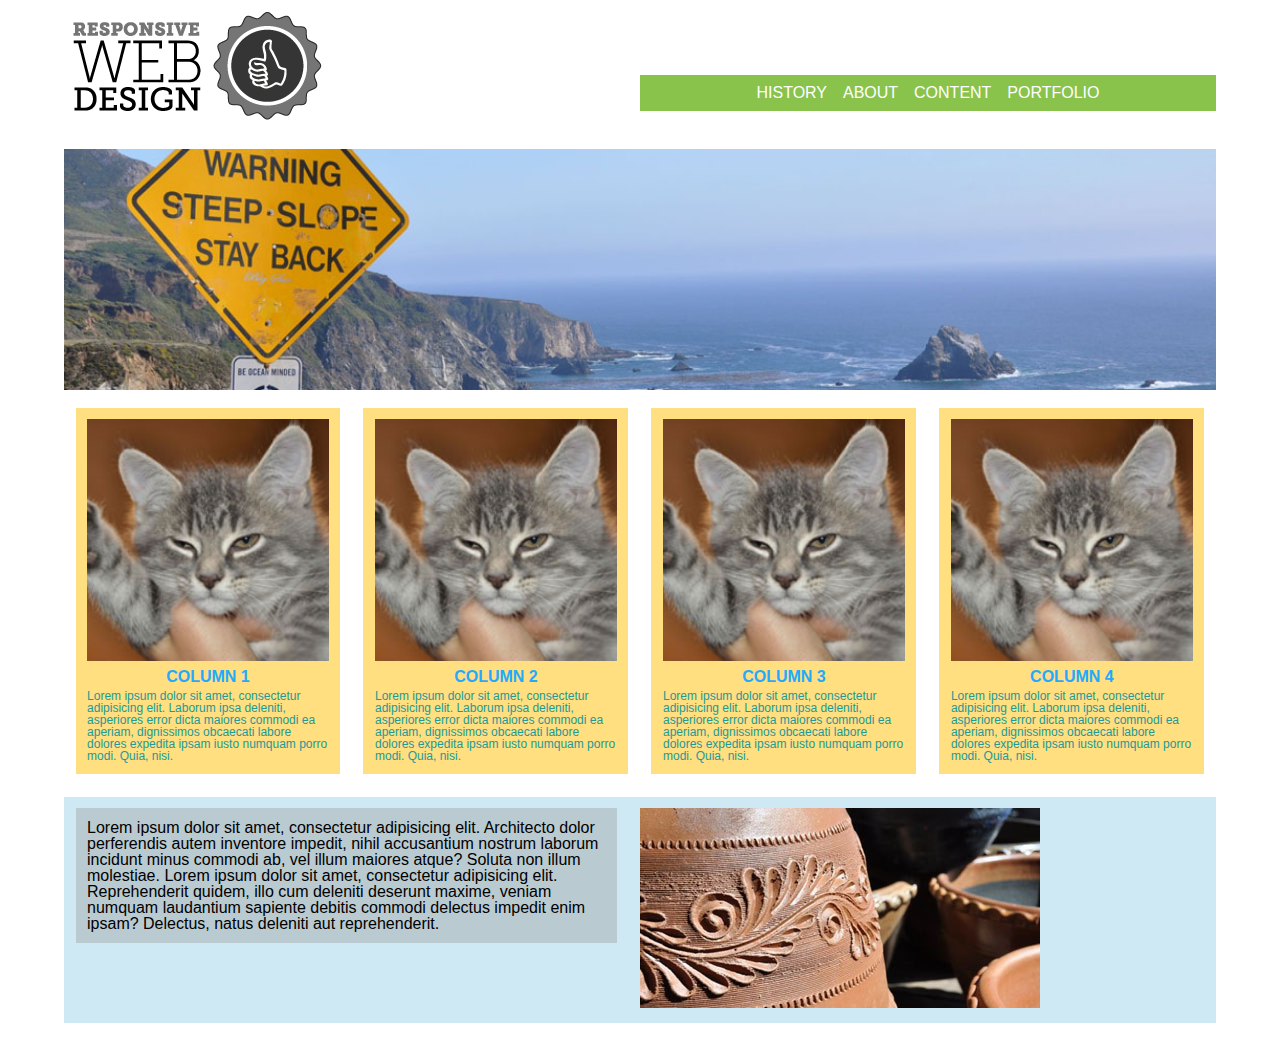
<file: html-scaffold/index.html>
<!DOCTYPE html>
<html lang="en">
<head>
  <meta charset="UTF-8">
  <meta name="viewport" content="width=device-width">
  <title>HTML scaffold</title>
  <link rel="stylesheet" type="text/css" href="styles/reset.css">
  <link rel="stylesheet" type="text/css" href="styles/style.css">

  <!--[if lt IE 9]>
    <script src="http://html5shiv.googlecode.com/svn/trunk/html5.js"></script>
  <![endif]-->
</head>
<body>
  <div id="container">
    <div id="logo"><img src="images/logo.png"></div>
    <nav>
      <ul>
        <li><a href="#">History</a></li>
        <li><a href="#">About</a></li>
        <li><a href="#">Content</a></li>
        <li><a href="#">Portfolio</a></li>
      </ul>
    </nav>
    <header><img src="images/header.jpg"></header>
    <section>
      <ul id="cols">
        <li>
          <img src="images/cat.jpg" />
          <h2>Column 1</h2>
          <p>
            Lorem ipsum dolor sit amet, consectetur adipisicing elit. Laborum ipsa deleniti, asperiores error dicta maiores commodi ea aperiam, dignissimos obcaecati labore dolores expedita ipsam iusto numquam porro modi. Quia, nisi.
          </p>
        </li>
        <li>
          <img src="images/cat.jpg" />
          <h2>Column 2</h2>
          <p>
            Lorem ipsum dolor sit amet, consectetur adipisicing elit. Laborum ipsa deleniti, asperiores error dicta maiores commodi ea aperiam, dignissimos obcaecati labore dolores expedita ipsam iusto numquam porro modi. Quia, nisi.
          </p>
        </li>
        <li>
          <img src="images/cat.jpg" />
          <h2>Column 3</h2>
          <p>
            Lorem ipsum dolor sit amet, consectetur adipisicing elit. Laborum ipsa deleniti, asperiores error dicta maiores commodi ea aperiam, dignissimos obcaecati labore dolores expedita ipsam iusto numquam porro modi. Quia, nisi.
          </p>
        </li>
        <li>
          <img src="images/cat.jpg" />
          <h2>Column 4</h2>
          <p>
            Lorem ipsum dolor sit amet, consectetur adipisicing elit. Laborum ipsa deleniti, asperiores error dicta maiores commodi ea aperiam, dignissimos obcaecati labore dolores expedita ipsam iusto numquam porro modi. Quia, nisi.
          </p>
        </li>
      </ul>
    </section>
    <div class="clear-fix"></div>
    <footer>
      <div id="footer-left">
        <p>Lorem ipsum dolor sit amet, consectetur adipisicing elit. Architecto dolor perferendis autem inventore impedit, nihil accusantium nostrum laborum incidunt minus commodi ab, vel illum maiores atque? Soluta non illum molestiae. Lorem ipsum dolor sit amet, consectetur adipisicing elit. Reprehenderit quidem, illo cum deleniti deserunt maxime, veniam numquam laudantium sapiente debitis commodi delectus impedit enim ipsam? Delectus, natus deleniti aut reprehenderit.</p>
      </div>
      <div id="footer-right">
        <img src="images/footer.jpg" />
      </div>
    </footer>
  </div>
</body>
</html>
</file>
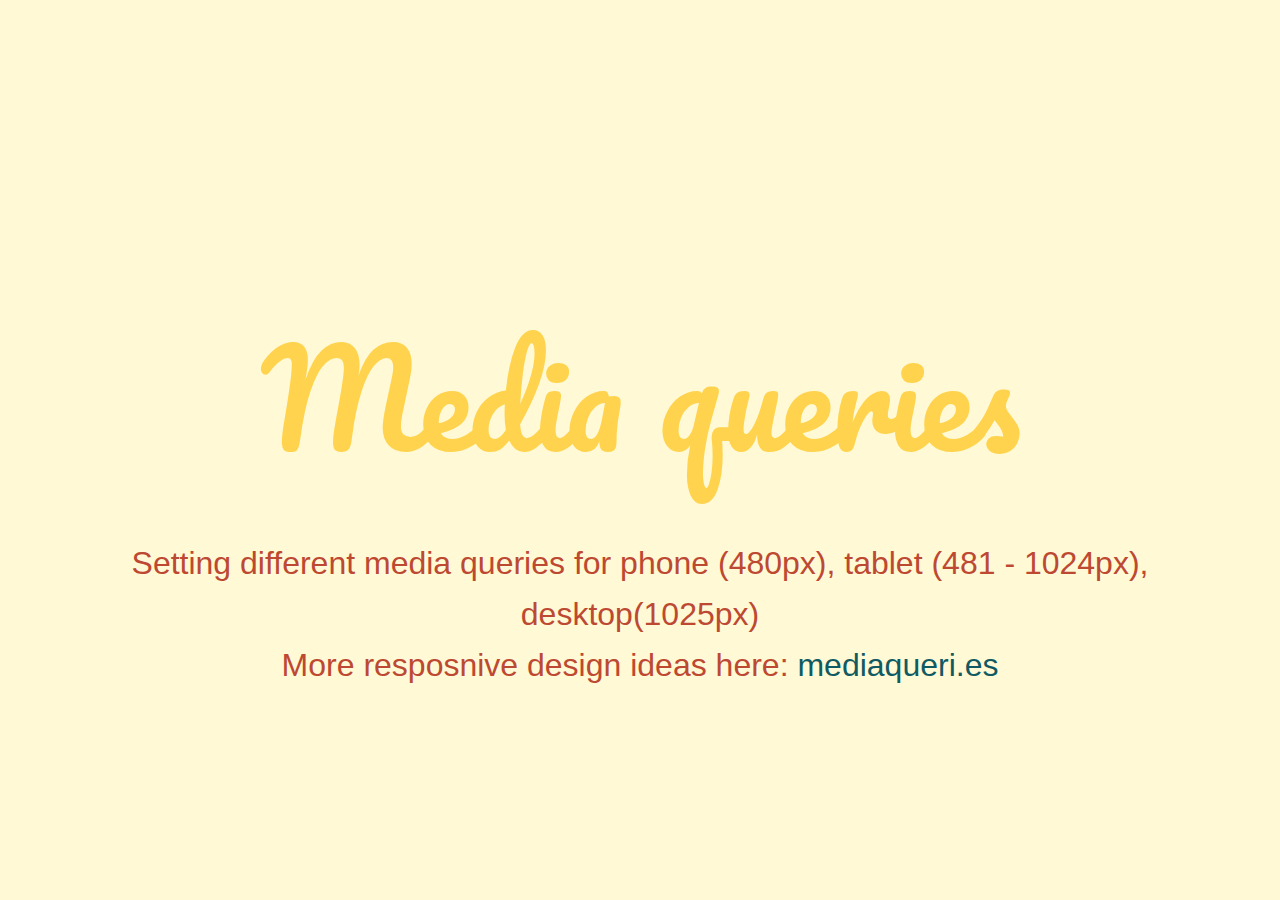
<file: media-queries/index.html>
<!DOCTYPE html>
<html lang="en">
<head>
  <meta charset="UTF-8">
  <meta name="viewport" content="width=device-width, initial-scale=1">
  <title>Responsive web design - media-queries</title>
<!-- Google font -->
  <link href='http://fonts.googleapis.com/css?family=Pacifico|Montserrat:400,700' rel='stylesheet' type='text/css'>

<!-- Stylesheets -->
  <link rel="stylesheet" type="text/css" href="css/styles.css">

</head>
<body>
  <main>
    <div class="container">
      <h4>Media queries</h4>
      <p>Setting different media queries for phone (480px), tablet (481 - 1024px), desktop(1025px) </p>
      <p>More resposnive design ideas here: <a href="http://www.mediaqueri.es" target="_blank">mediaqueri.es</a></p>
    </div>
  </main>
</body>
</html>
</file>
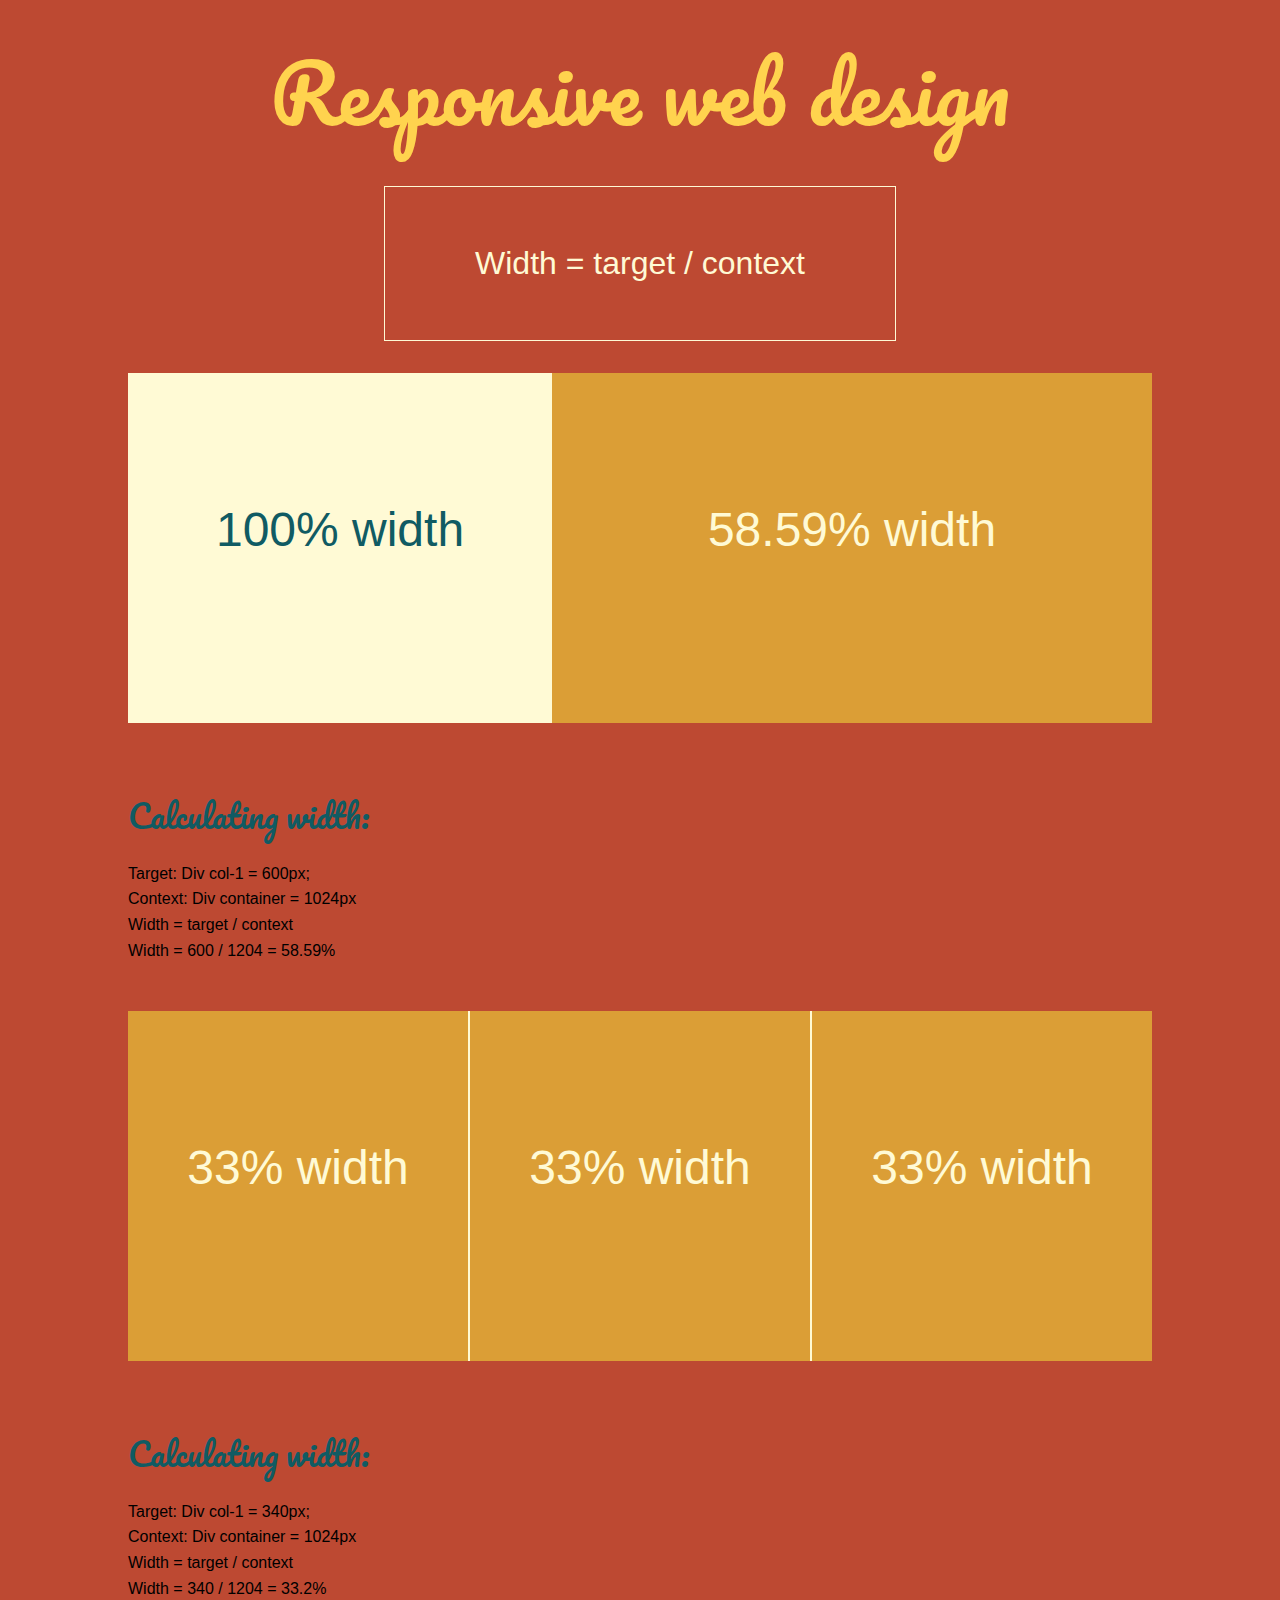
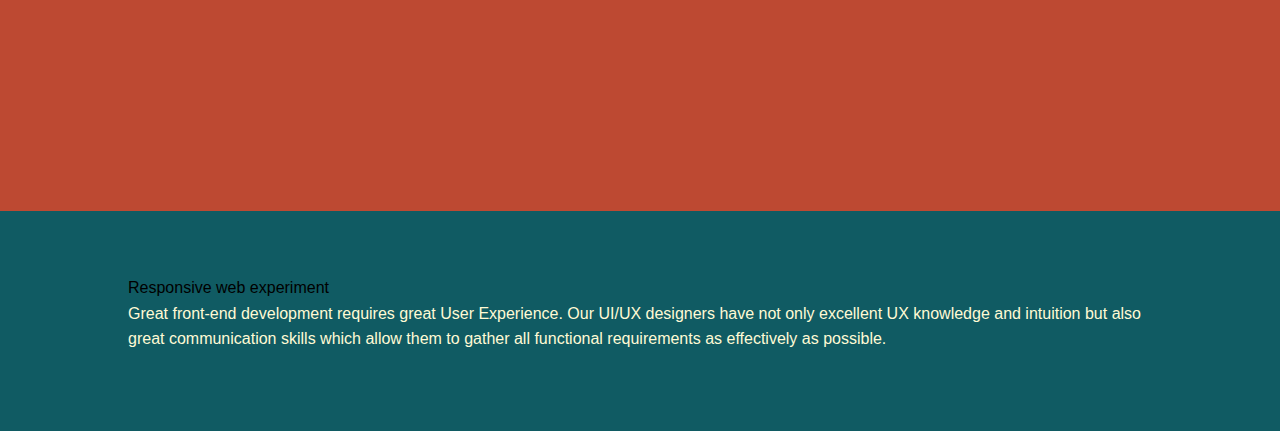
<file: percentage-widths/index.html>
<!DOCTYPE html>
<html lang="en">
<head>
  <meta charset="UTF-8">
  <meta name="viewport" content="width=device-width, initial-scale=1">
  <title>Responsive web design</title>
<!-- Google font -->
  <link href='http://fonts.googleapis.com/css?family=Pacifico|Montserrat:400,700' rel='stylesheet' type='text/css'>

<!-- Stylesheets -->
  <link rel="stylesheet" type="text/css" href="css/styles.css">

</head>
<body>
  <main>
    <div class="container">
      <h2>Responsive web design</h2>
        <section>
          <p class="formula">Width = target / context</p>
        </section>
        <section>
          <div class="parent">
            <div class="col-40">
              <p class="dimensions dark">100% width</p>
            </div>
            <div class="col-60">
              <p class="dimensions light">58.59% width</p>
            </div>
          </div>
          <div class="clear"></div>
          <div class="calculations col-main">
            <div class="col-main">
              <h4>Calculating width:</h4>
            </div>
            <ul>
            <li>Target: Div col-1 = 600px;</li>
            <li>Context: Div container = 1024px</li>
            <li>Width = target / context</li>
            <li>Width = 600 / 1204 = 58.59%</li>
            </ul>
          </div>
          <div class="clear"></div>
        </section>
        <section>
          <div class="parent">
            <div class="col-33">
              <p class="dimensions light">33% width</p>
            </div>
            <div class="col-33">
              <p class="dimensions light">33% width</p>
            </div>
            <div class="col-33">
              <p class="dimensions light">33% width</p>
            </div>
          </div>
          <div class="clear"></div>
          <div class="calculations col-main">
            <div class="col-main">
              <h4>Calculating width:</h4>
            </div>
            <ul>
            <li>Target: Div col-1 = 340px;</li>
            <li>Context: Div container = 1024px</li>
            <li>Width = target / context</li>
            <li>Width = 340 / 1204 = 33.2%</li>
            </ul>
          </div>
        </section>
      </div>
    <div class="footer-push"></div>
  </main>

  <footer>
    <div class="container">
      <h4>Responsive web experiment</h4>
      <p>Great front-end development requires great User Experience. Our UI/UX designers have not only excellent UX knowledge and intuition but also great communication skills which allow them to gather all functional requirements as effectively as possible.</p>
    </div>
  </footer>
</body>
</html>
</file>
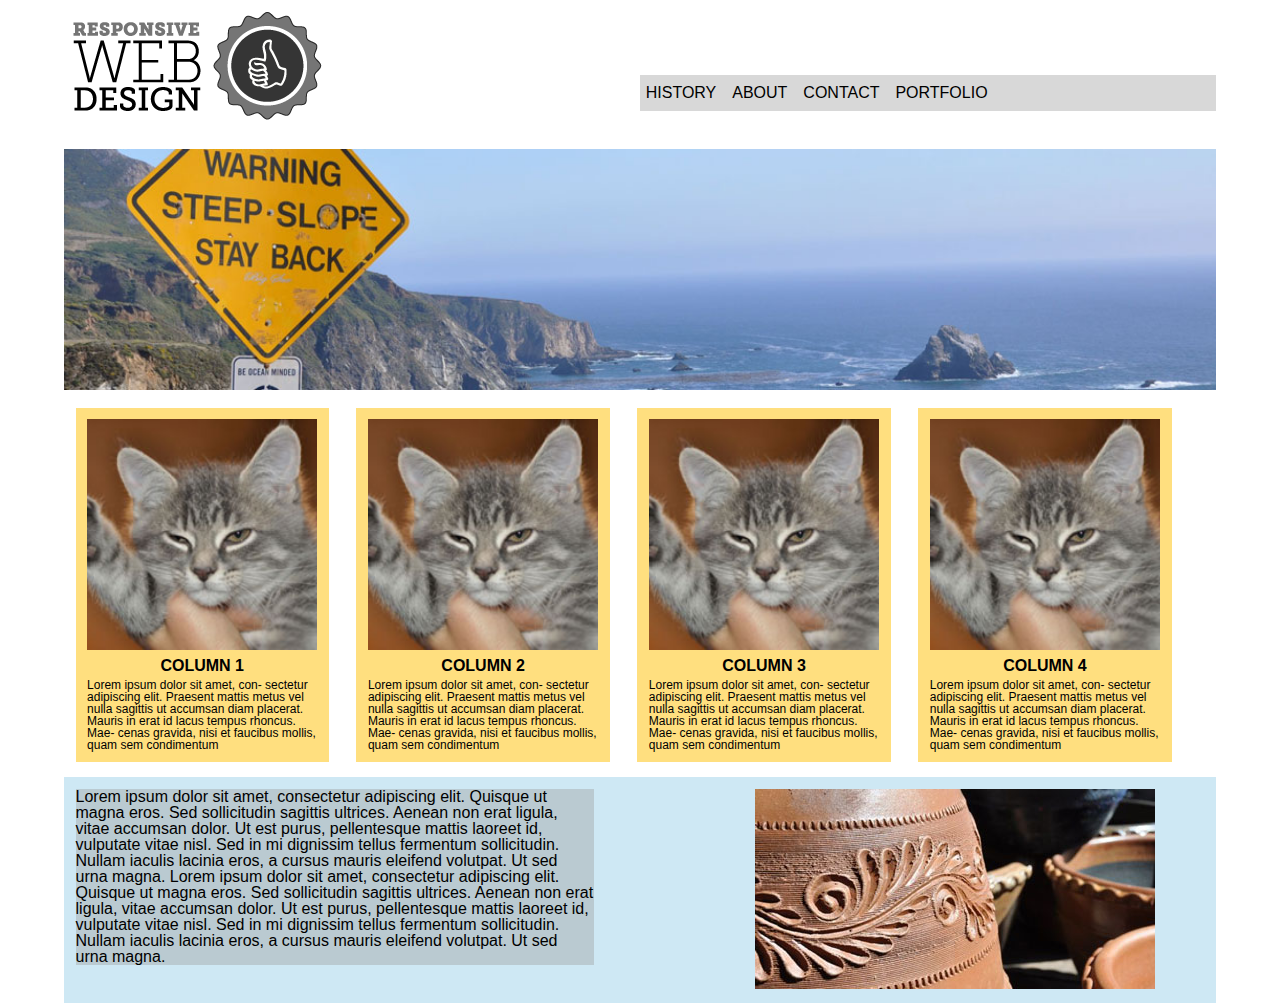
<file: 5705OS_Code/responsive/index.html>
<!DOCTYPE HTML>
<head>
	<title>Responsive Demo</title>
	
	<link href="reset.css" rel="stylesheet" type="text/css" />
	<link href="style.css" rel="stylesheet" type="text/css" />
	
	<meta name="viewport" content="width=device-width">
	
	<!--[if lt IE 9]>
		<script src="http://html5shiv.googlecode.com/svn/trunk/html5.js"></script>
	<![endif]-->
</head>

<body>

<div id="container">
	<div id="logo"><img src="images/logo.png" /></div>
	
	<nav>
		<ul>
			<li>history</li>
			<li>about</li>
			<li>contact</li>
			<li>portfolio</li>
		</ul>
	</nav>

	<header><img src="images/header.jpg" /></header>

	<ul id="cols">
		<li>
			<img src="images/cat.jpg" />
			<h2>Column 1</h2>
			<p>
			Lorem ipsum dolor sit amet, con- sectetur adipiscing elit. Praesent mattis metus vel nulla sagittis ut accumsan diam placerat. Mauris in erat id lacus tempus rhoncus. Mae- cenas gravida, nisi et faucibus mollis, quam sem condimentum
			</p>
		</li>
		<li>
			<img src="images/cat.jpg" />
			<h2>Column 2</h2>
			<p>
			Lorem ipsum dolor sit amet, con- sectetur adipiscing elit. Praesent mattis metus vel nulla sagittis ut accumsan diam placerat. Mauris in erat id lacus tempus rhoncus. Mae- cenas gravida, nisi et faucibus mollis, quam sem condimentum
			</p>
		</li>	
		<li>
			<img src="images/cat.jpg" />
			<h2>Column 3</h2>
			<p>
			Lorem ipsum dolor sit amet, con- sectetur adipiscing elit. Praesent mattis metus vel nulla sagittis ut accumsan diam placerat. Mauris in erat id lacus tempus rhoncus. Mae- cenas gravida, nisi et faucibus mollis, quam sem condimentum
			</p>
		</li>
		<li>
			<img src="images/cat.jpg" />
			<h2>Column 4</h2>
			<p>
			Lorem ipsum dolor sit amet, con- sectetur adipiscing elit. Praesent mattis metus vel nulla sagittis ut accumsan diam placerat. Mauris in erat id lacus tempus rhoncus. Mae- cenas gravida, nisi et faucibus mollis, quam sem condimentum
			</p>
		</li>
	</ul>

	<footer>
		<div id="footerleft">
			Lorem ipsum dolor sit amet, consectetur adipiscing elit. Quisque ut magna eros. Sed sollicitudin sagittis ultrices. Aenean non erat ligula, vitae accumsan dolor. Ut est purus, pellentesque mattis laoreet id, vulputate vitae nisl. Sed in mi dignissim tellus fermentum sollicitudin. Nullam iaculis lacinia eros, a cursus mauris eleifend volutpat. Ut sed urna magna.
			Lorem ipsum dolor sit amet, consectetur adipiscing elit. Quisque ut magna eros. Sed sollicitudin sagittis ultrices. Aenean non erat ligula, vitae accumsan dolor. Ut est purus, pellentesque mattis laoreet id, vulputate vitae nisl. Sed in mi dignissim tellus fermentum sollicitudin. Nullam iaculis lacinia eros, a cursus mauris eleifend volutpat. Ut sed urna magna.
		</div>
		<div id="footerright">
			<img src="images/footer.jpg" />
		</div>
	</footer>
	
</div>

</body>
</html>
</file>
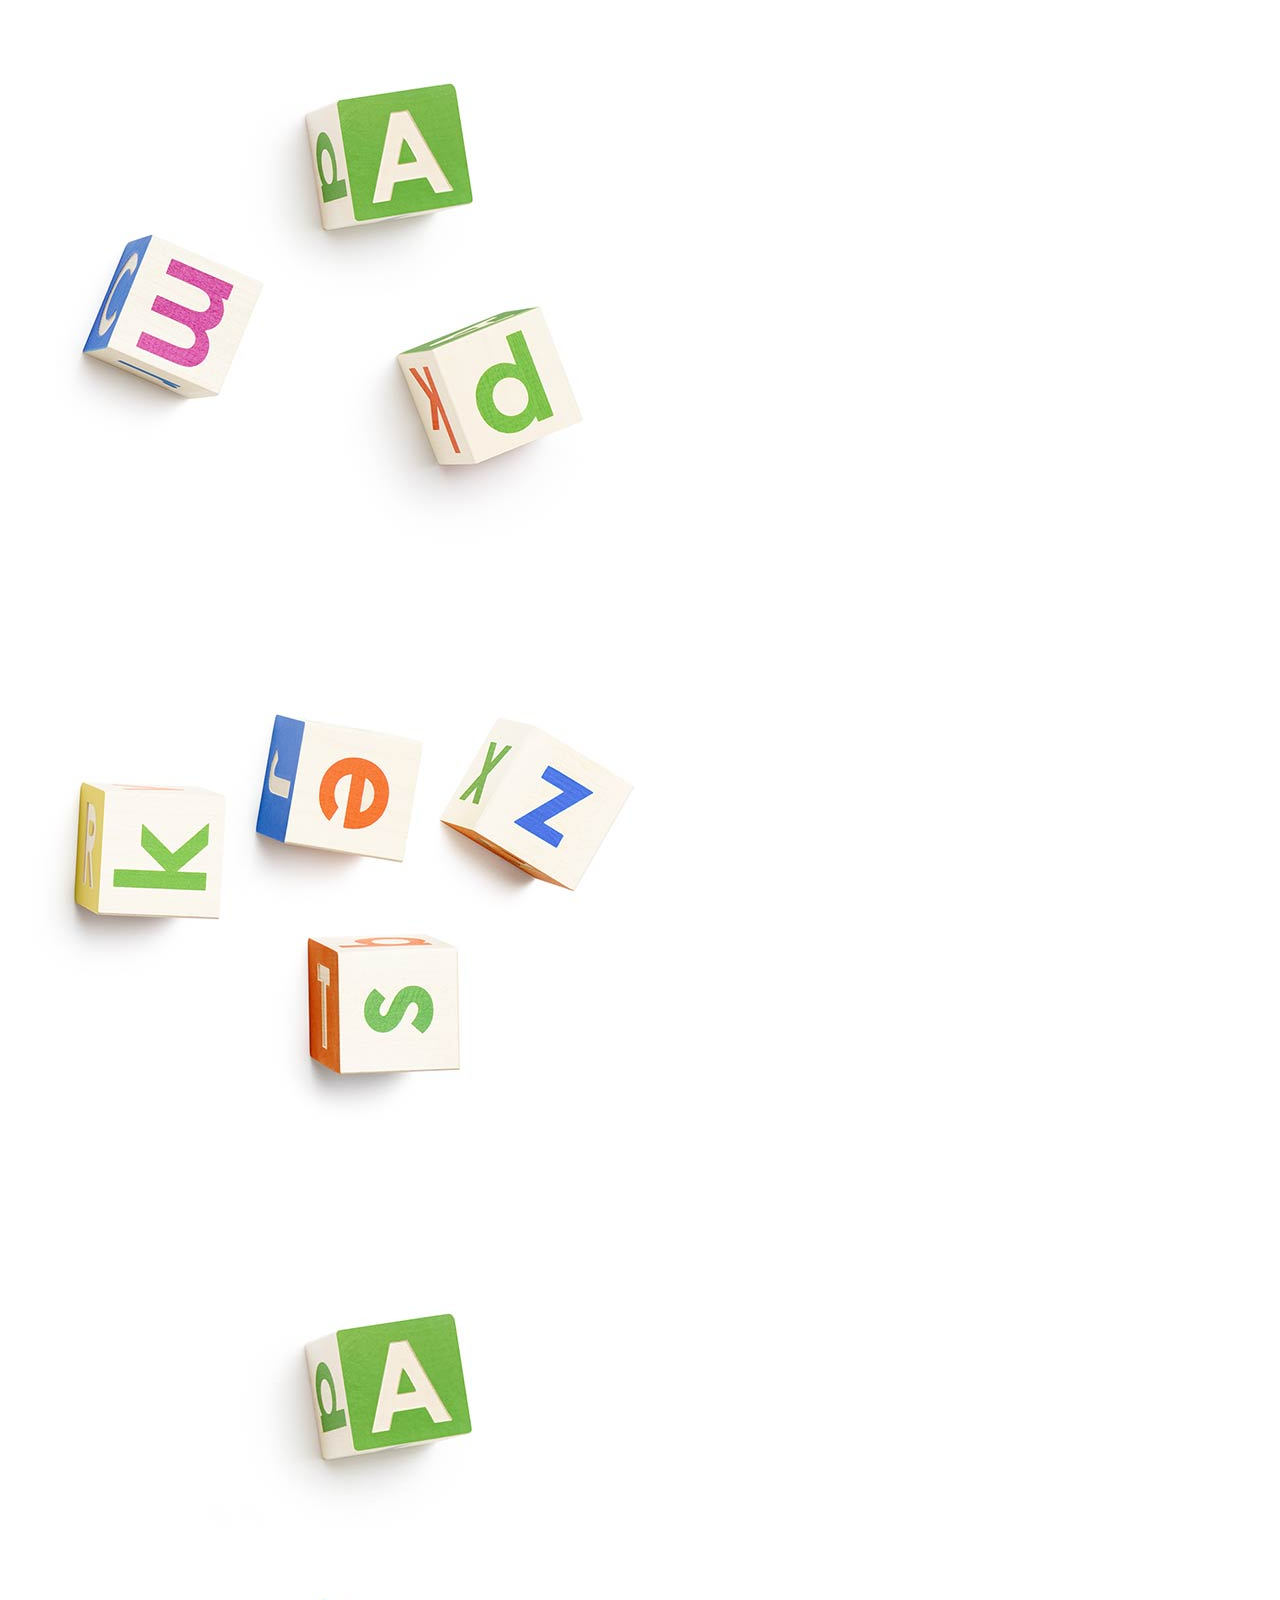
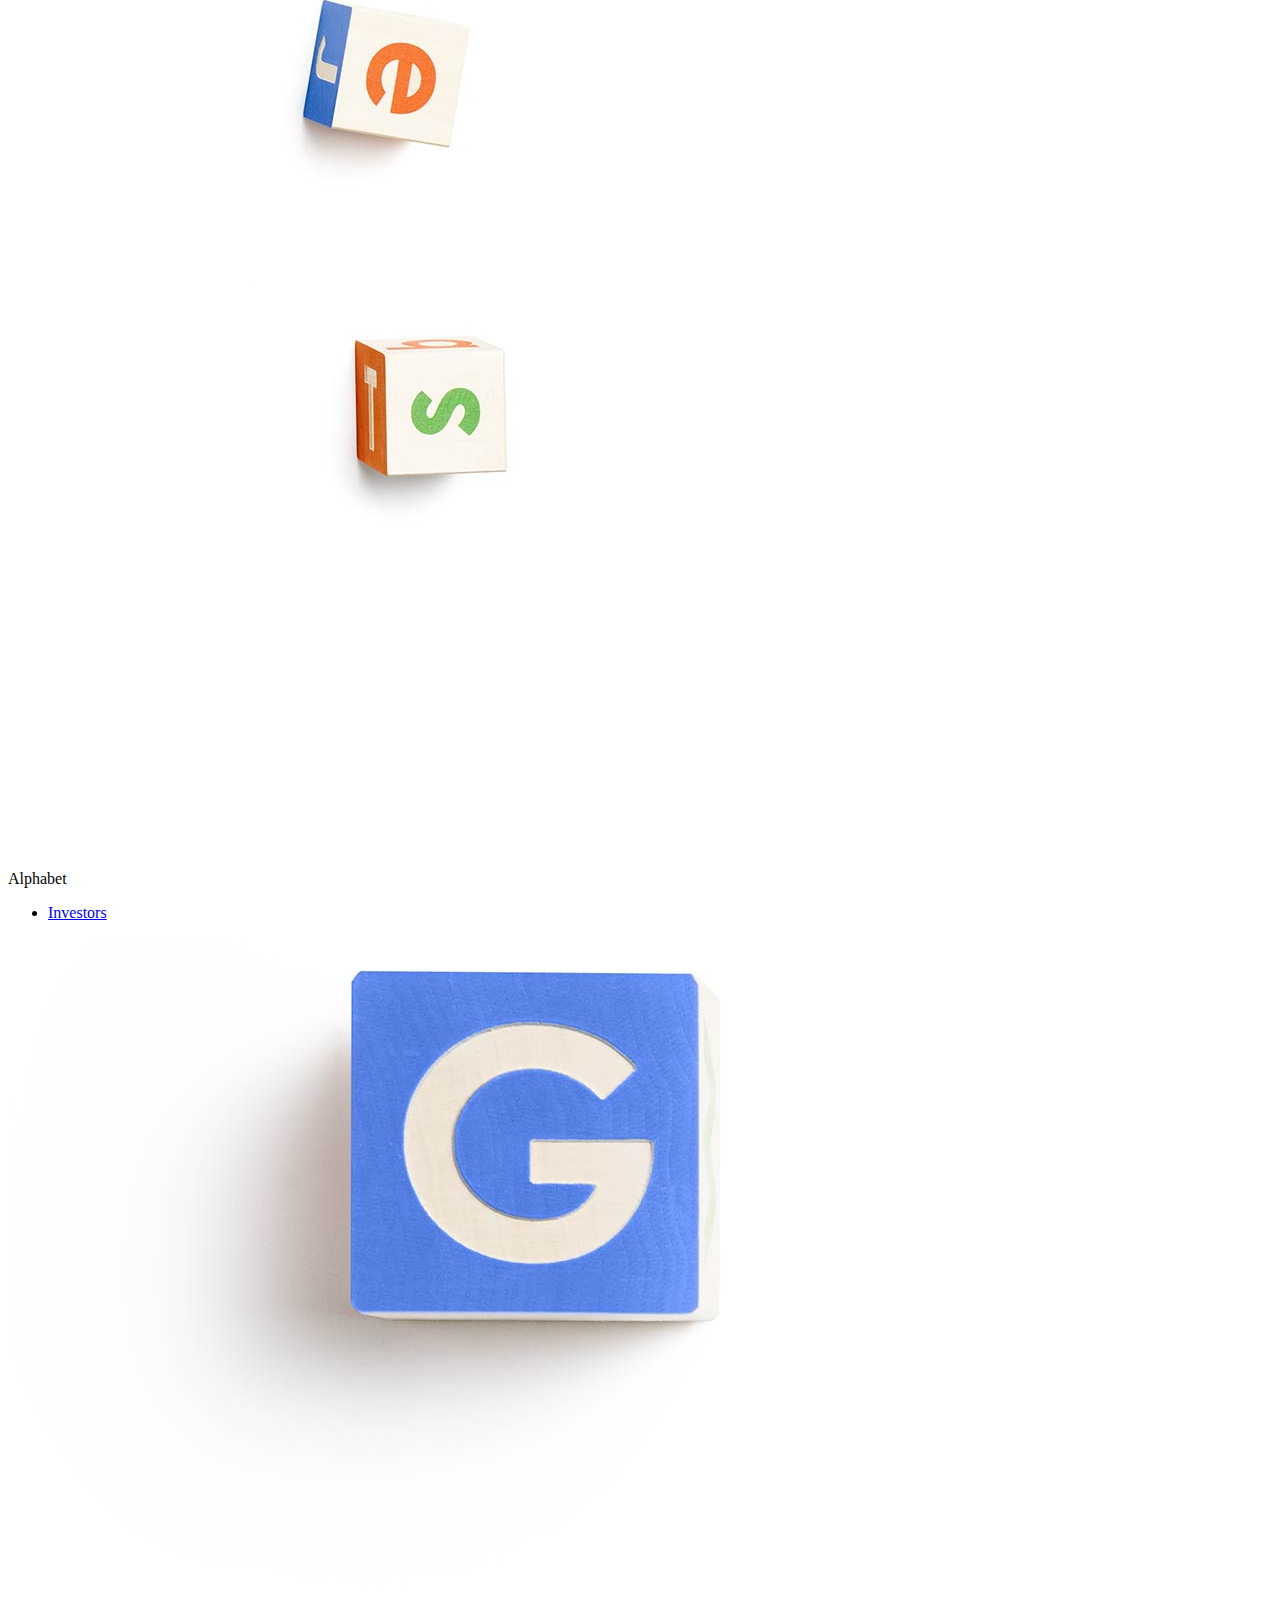
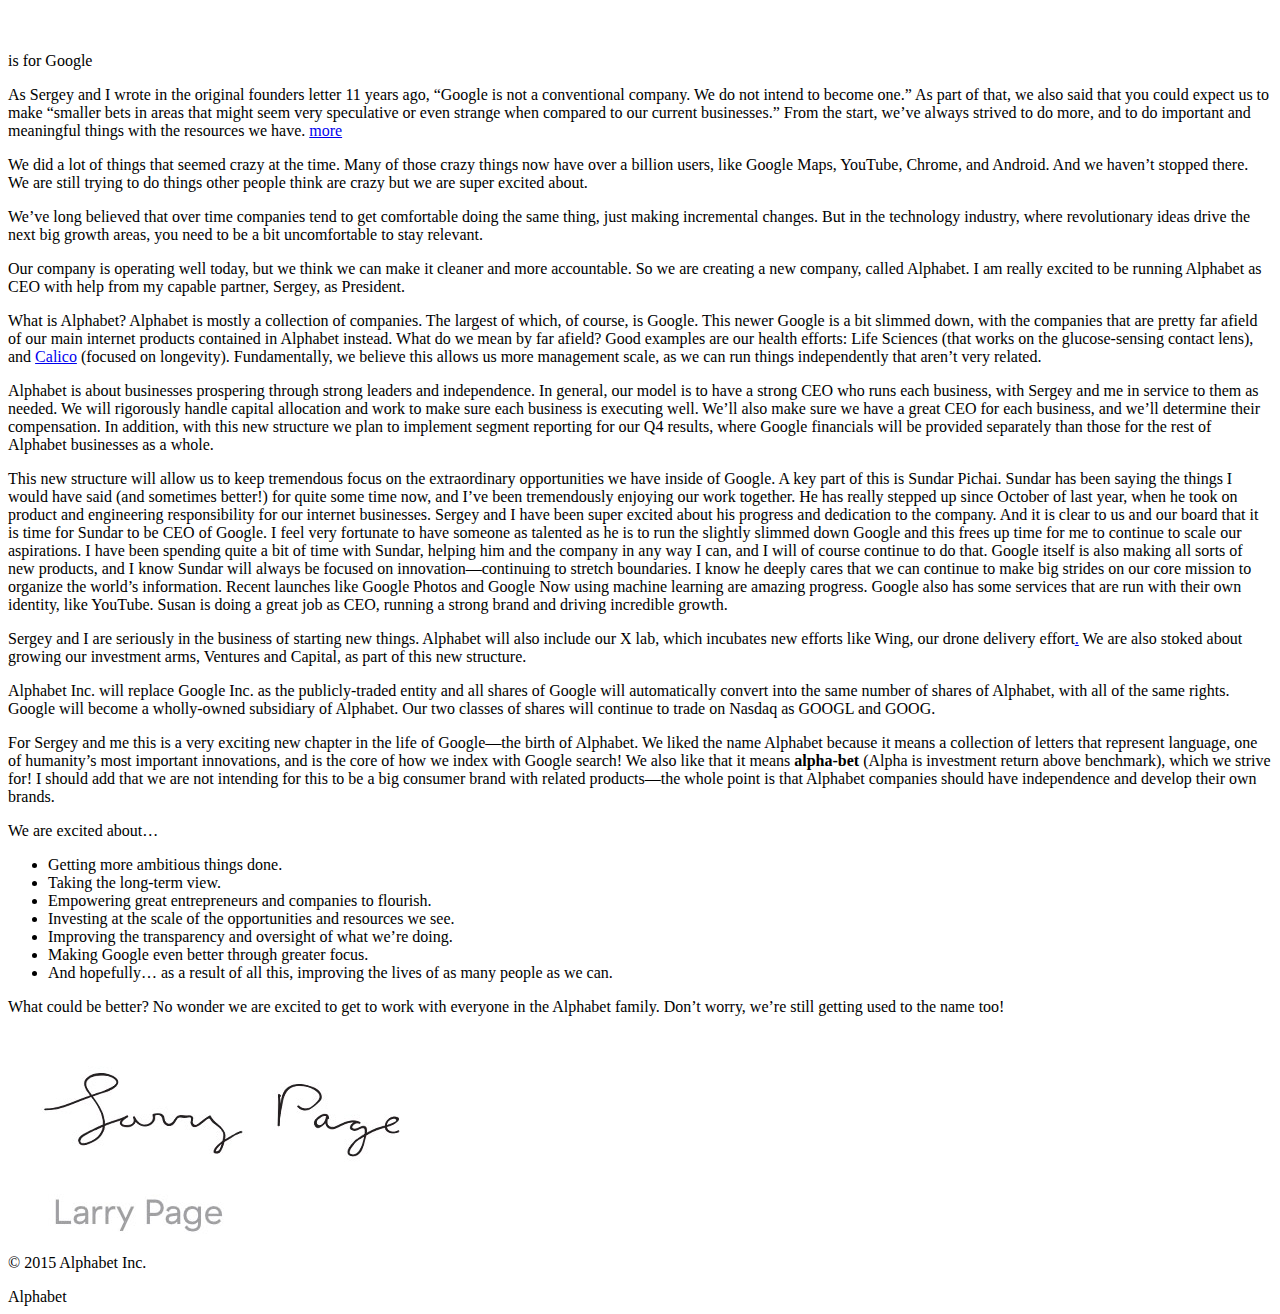
<file: alphabet/Alphabet.html>
<!DOCTYPE html>
<!-- saved from url=(0016)https://abc.xyz/ -->
<html lang="en"><!--<![endif]--><head><meta http-equiv="Content-Type" content="text/html; charset=UTF-8">
    <title>Alphabet</title>

    <meta charset="utf-8">
    <meta name="viewport" content="initial-scale=1, maximum-scale=1, width=device-width, height=device-height">
    <meta name="apple-mobile-web-app-capable" content="yes">
    <meta http-equiv="X-UA-Compatible" content="IE=edge,chrome=1">

    <link rel="apple-touch-icon" sizes="57x57" href="https://abc.xyz/apple-touch-icon-57x57.png">
    <link rel="apple-touch-icon" sizes="60x60" href="https://abc.xyz/apple-touch-icon-60x60.png">
    <link rel="apple-touch-icon" sizes="72x72" href="https://abc.xyz/apple-touch-icon-72x72.png">
    <link rel="apple-touch-icon" sizes="76x76" href="https://abc.xyz/apple-touch-icon-76x76.png">
    <link rel="apple-touch-icon" sizes="114x114" href="https://abc.xyz/apple-touch-icon-114x114.png">
    <link rel="apple-touch-icon" sizes="120x120" href="https://abc.xyz/apple-touch-icon-120x120.png">
    <link rel="apple-touch-icon" sizes="144x144" href="https://abc.xyz/apple-touch-icon-144x144.png">
    <link rel="apple-touch-icon" sizes="152x152" href="https://abc.xyz/apple-touch-icon-152x152.png">
    <link rel="apple-touch-icon" sizes="180x180" href="https://abc.xyz/apple-touch-icon-180x180.png">
    <link rel="icon" type="image/png" href="https://abc.xyz/favicon-32x32.png" sizes="32x32">
    <link rel="icon" type="image/png" href="https://abc.xyz/favicon-194x194.png" sizes="194x194">
    <link rel="icon" type="image/png" href="https://abc.xyz/favicon-96x96.png" sizes="96x96">
    <link rel="icon" type="image/png" href="https://abc.xyz/android-chrome-192x192.png" sizes="192x192">
    <link rel="icon" type="image/png" href="https://abc.xyz/favicon-16x16.png" sizes="16x16">
    <link rel="manifest" href="https://abc.xyz/manifest.json">
    <meta name="msapplication-TileColor" content="#ed1c24">
    <meta name="msapplication-TileImage" content="mstile-144x144.png">
    <meta name="theme-color" content="#ffffff">

    <link rel="stylesheet" href="https://abc.xyz/css/style.css?v=0.01">

  </head>
  <body>

    <div class="outer-container">

      <div class="bg-image">
        <img class="desktop" title="" alt="" src="./Alphabet_files/bg-cropped.jpg">
        <img class="mobile" title="" alt="" src="./Alphabet_files/bg-cropped-mobile.jpg">
      </div>

      <div id="logo">Alphabet</div>

      <nav id="menu">
        <ul>
          <li><a href="https://investor.google.com/" target="_blank">Investors</a></li>
        </ul>
      </nav>

      <div class="wrapper">

        <div class="text-container">
          <div><img id="gicon" alt="G" title="G" src="./Alphabet_files/g-icon.jpg"></div>
          <div id="forgoogle">is for Google</div>

          <div class="copy">

            <p>As Sergey and I wrote in the original founders letter 11 years ago, “Google is not a conventional company. We do not intend to become one.” <span class="hide-inline">As part of that, we also said that you could expect us to make “smaller bets in areas that might seem very speculative or even strange when compared to our current businesses.” From the start, we’ve always strived to do more, and to do important and meaningful things with the resources we have.</span>&nbsp;<a class="read-more" href="https://abc.xyz/#">more</a></p>

            <div class="hide"><p>We did a lot of things that seemed crazy at the time. Many of those crazy things now have over a billion users, like Google Maps, YouTube, Chrome, and Android. And we haven’t stopped there. We are still trying to do things other people think are crazy but we are super excited about.</p>

            <p>We’ve long believed that over time companies tend to get comfortable doing the same thing, just making incremental changes. But in the technology industry, where revolutionary ideas drive the next big growth areas, you need to be a bit uncomfortable to stay relevant.</p>

            <p>Our company is operating well today, but we think we can make it cleaner and more accountable. So we are creating a new company, called Alphabet. I am really excited to be running Alphabet as CEO with help from my capable partner, Sergey, as President.</p>

            <p>What is Alphabet? Alphabet is mostly a collection of companies. The largest of which, of course, is Google. This newer Google is a bit slimmed down, with the companies that are pretty far afield of our main internet products contained in Alphabet instead. What do we mean by far afield? Good examples are our health efforts: Life Sciences (that works on the glucose-sensing contact lens), and <a href="http://www.calicolabs.com/" target="_blank">Calico</a> (focused on longevity). Fundamentally, we believe this allows us more management scale, as we can run things independently that aren’t very related.</p>

            <p>Alphabet is about businesses prospering through strong leaders and independence. In general, our model is to have a strong CEO who runs each business, with Sergey and me in service to them as needed. We will rigorously handle capital allocation and work to make sure each business is executing well. We’ll also make sure we have a great CEO for each business, and we’ll determine their compensation. In addition, with this new structure we plan to implement segment reporting for our Q4 results, where Google financials will be provided separately than those for the rest of Alphabet businesses as a whole.</p>

            <p>This new structure will allow us to keep tremendous focus on the extraordinary opportunities we have inside of Google. A key part of this is Sundar Pichai. Sundar has been saying the things I would have said (and sometimes better!) for quite some time now, and I’ve been tremendously enjoying our work together. He has really stepped up since October of last year, when he took on product and engineering responsibility for our internet businesses. Sergey and I have been super excited about his progress and dedication to the company. And it is clear to us and our board that it is time for Sundar to be CEO of Google. I feel very fortunate to have someone as talented as he is to run the slightly slimmed down Google and this frees up time for me to continue to scale our aspirations. I have been spending quite a bit of time with Sundar, helping him and the company in any way I can, and I will of course continue to do that. Google itself is also making all sorts of new products, and I know Sundar will always be focused on innovation—continuing to stretch boundaries. I know he deeply cares that we can continue to make big strides on our core mission to organize the world’s information. Recent launches like Google Photos and Google Now using machine learning are amazing progress. Google also has some services that are run with their own identity, like YouTube. Susan is doing a great job as CEO, running a strong brand and driving incredible growth.</p>

            <p>Sergey and I are seriously in the business of starting new things. Alphabet will also include our X lab, which incubates new efforts like Wing, our drone delivery effort<a href="http://www.hooli.xyz/" target="_blank" class="hidden-link">.</a> We are also stoked about growing our investment arms, Ventures and Capital, as part of this new structure.</p>

            <p>Alphabet Inc. will replace Google Inc. as the publicly-traded entity and all shares of Google will automatically convert into the same number of shares of Alphabet, with all of the same rights. Google will become a wholly-owned subsidiary of Alphabet. Our two classes of shares will continue to trade on Nasdaq as GOOGL and GOOG.</p>

            <p>For Sergey and me this is a very exciting new chapter in the life of Google—the birth of Alphabet. We liked the name Alphabet because it means a collection of letters that represent language, one of humanity’s most important innovations, and is the core of how we index with Google search! We also like that it means <b>alpha‑bet</b> (Alpha is investment return above benchmark), which we strive for! I should add that we are not intending for this to be a big consumer brand with related products—the whole point is that Alphabet companies should have independence and develop their own brands.</p>

            <p>We are excited about…</p>
            <ul>
              <li>Getting more ambitious things done.</li>
              <li>Taking the long-term view.</li>
              <li>Empowering great entrepreneurs and companies to flourish.</li>
              <li>Investing at the scale of the opportunities and resources we see.</li>
              <li>Improving the transparency and oversight of what we’re doing.</li>
              <li>Making Google even better through greater focus.</li>
              <li>And hopefully… as a result of all this, improving the lives of as many people as we can.</li>
            </ul>

            <p>What could be better? No wonder we are excited to get to work with everyone in the Alphabet family. Don’t worry, we’re still getting used to the name too!</p></div>

          </div>

          <br>
          <img id="signature" alt="Larry Page" title="Larry Page" src="./Alphabet_files/signature.jpg">

        </div>

      </div>

    </div>

    <div id="footer">
      <p class="light">© 2015 Alphabet Inc.</p>
      <div id="footer-logo">Alphabet</div>
    </div>

    <script>
      function getHeight(el){var el_style=window.getComputedStyle(el),el_display=el_style.display,el_max_height=el_style.maxHeight.replace("px","").replace("%",""),wanted_height=0;if(el_display!=="none"&&el_max_height!=="0")return el.offsetHeight;el.style.display="block";wanted_height=el.offsetHeight;el.style.display=el_display;return wanted_height}
function toggleSlide(el){var el_max_height=0;if(el.getAttribute("data-max-height"))if(el.style.maxHeight.replace("px","").replace("%","")==="0")el.style.maxHeight=el.getAttribute("data-max-height");else el.style.maxHeight="0";else{el_max_height=getHeight(el)+"px";el.style["transition"]="max-height 0.5s ease-in-out";el.style.overflowY="hidden";el.style.maxHeight="0";el.setAttribute("data-max-height",el_max_height);el.style.display="block";setTimeout(function(){el.style.maxHeight=el_max_height},10);
setTimeout(function(){document.querySelector(".hide").style["transition"]="all 0s 0s ease";document.querySelector(".hide").style["max-height"]="none"},700)}}if(window.addEventListener)document.querySelector(".read-more").addEventListener("click",function(e){this.style.display="none";document.querySelector(".hide-inline").style.display="inline";toggleSlide(document.querySelector(".hide"));e.preventDefault();return false},false);
    </script>



</body></html>
</file>
<file: html-scaffold/styles/style.css>
body {
	font-family: 'Helvetica Neue', Helvetica, Arial, sans-serif;
}

.clear-fix {
	clear: both;
}

#container {
	width: 90%;
	margin: 0 auto;
	max-width: 1200px;
}

#logo {
	 width: 26.3671875%; /*270/1024*/
	 float: left;
}

nav {
	width: 50%; /* 512/1024*/
	float: right;
	background-color: rgba(108, 180, 30, 0.8);
	margin-top: 75px;
	text-align: center;
}

nav li {
	display: inline-block;
	margin: 10px 1%;
	font-size: 16px;
	text-transform: uppercase;
}

nav li a {
	text-decoration: none;
	color: #FFF;
}

header img{
	width: 100%;
	margin: 15px 0;
}

ul#cols li {
	width: 21%;
	float: left;
	display: inline-block;
	padding: 1%;
	background-color: #ffdf7f;
	margin: 0 1%;
}

ul#cols li img {
	width: 100%;
}

ul#cols li h2 {
	font-family: 'Tahoma', Helvetica, sans-serif;
	font-size: 16px;
	font-weight: bold;
	text-align: center;
	text-transform: uppercase;;
	margin: 5px 0;
	color: #22aaff;
}

ul#cols li p {
	font-size: 12px;
	color: #229999;
}

footer {
	background-color: #cee8f4;
	margin: 2% 0;
	overflow: auto;
}

#footer-left {
	width: 45%;
	background-color: rgba(158, 158, 158, 0.4);
	margin: 1%;
	float: left;
	padding: 1%;
}

#footer-right {
	width: 39%;
	margin: 1%;
	float: left;
}

@media screen and (max-width: 768px) {

			nav {
				width: 65%;
				margin-top: 25px;
				text-align: center;
			}

		#logo img {
				max-width: 100%;
			}

		ul#cols li {
				width: 100%;
				margin: 10px 0;
		}

		ul#cols li img {
			width: 15%;
			margin-right: 2%;
			float: left;
		}

		ul#cols li p, ul#cols li h2 {
			text-align: left;
		}

		footer {
			overflow: hidden;
		}

		#footer-left, #footer-right {
			float: none;
			width: 98%;
			margin: auto;
		}

		#footer-right img {
			width: 100%;
		}
}

@media screen and (max-width: 600px) {

		nav {
			clear: left;
			width: 100%;
			text-align: center;
		}

		#logo {
			float: none;
			width: 40%;
			margin: 0 auto;
		}

}

@media screen and (max-width: 480px) {
	ul#cols li p {
		display: none;
	}

		nav {
		background: #FFF;
		}

	nav li {
		background-color: rgba(158, 158, 158, 0.4);
		padding: 2% 0;
	}

	nav li a {
		color: #3c3c3c;
	}
}
</file>
<file: 5705OS_Code/responsive/style.css>
body {
	font-family: helvetica;
}

#container {
	width: 90%;
	margin: auto;
	max-width: 1200px;
}

#logo {
	width: 26.3671875%; /* 270/1024 */
	float: left;
}

nav {
	width: 50%; /* 512/1024 */
	float: right;
	background-color: rgba(158,158,158, 0.4);
	margin-top: 75px;
}

nav li {
	display: inline-block;
	margin: 10px 1%;
	font-size: 16px;
	text-transform: uppercase;
}

header img {
	width: 100%;
	margin: 15px 0px;
}

ul#cols li {
	width: 20%;
	padding: 1%;
	display: inline-block;
	margin: 0px 1%;
	background-color: #ffdf7f;
}

ul#cols li img {
	width: 100%;
}

ul#cols li h2 {
	font-size: 16px;
	font-weight: bold;
	text-align: center;
	text-transform: uppercase;
	margin: 5px 0;
}

ul#cols li p {
	font-size: 12px;
}

footer {
	background-color: #cee8f4;
	margin-top: 15px;
	overflow: auto;
}

#footerleft {
	width: 45%;
	background: rgba( 158,158,158,0.4);
	margin: 1%;
	float: left;
}

#footerright {
	width: 39%;
	margin: 1%;
	float: right;
}


@media screen and (max-width: 768px) {

	nav {
		width: 65%;
		margin-top: 25px;
	}

	#logo img {
		max-width: 100%;
	}

	ul#cols li {
		width: 100%;
		margin: 10px 0;
	}

	ul#cols li img {
		width: 15%;
		margin-right: 2%;
		float: left;
	}

	ul#cols li h2 {
		text-align: left;
	}

	#footerleft, #footerright {
		width: 98%;
		float: none;
		margin: auto;
	}

	footer {
		overflow: hidden;
	}

	#footerright img {
		width: 100%;
	}

}

@media screen and (max-width: 600px) {
	nav {
		clear: left;
		width: 100%;
	}

	#logo {
		float: none;
		margin: auto;
		width: 50%;
	}
}

@media screen and (max-width: 480px ) {
	ul#cols li p {
		display: none;
	}

	nav {
		background: #fff;
	}

	nav li {
		background-color: rgba(158,158,158, 0.4);
		padding: 25px 0;
	}


}
</file>
<file: media-queries/css/styles.css>
/**
 * Eric Meyer's Reset CSS v2.0 (http://meyerweb.com/eric/tools/css/reset/)
 * http://cssreset.com
 */
html, body, div, span, applet, object, iframe,
h1, h2, h3, h4, h5, h6, p, blockquote, pre,
a, abbr, acronym, address, big, cite, code,
del, dfn, em, img, ins, kbd, q, s, samp,
small, strike, strong, sub, sup, tt, var,
b, u, i, center,
dl, dt, dd, ol, ul, li,
fieldset, form, label, legend,
table, caption, tbody, tfoot, thead, tr, th, td,
article, aside, canvas, details, embed,
figure, figcaption, footer, header, hgroup,
menu, nav, output, ruby, section, summary,
time, mark, audio, video {
  margin: 0;
  padding: 0;
  border: 0;
  font-size: 100%;
  font: inherit;
  vertical-align: baseline;
  box-sizing: border-box;
}
/* HTML5 display-role reset for older browsers */
article, aside, details, figcaption, figure,
footer, header, hgroup, menu, nav, section {
  display: block;
}
body {
  line-height: 1;
}
ol, ul {
  list-style: none;
}
/* End of Reset */

body {
  font-family: 'Monserrat', sans-serif;
  font-size: 16px;
  line-height: 1.6em;
}

.clear {
  clear: both;
}

/*=======================
    Media queries
=========================*/
@media screen and (max-width: 480px) {
  body {
    background: #BD4932;
  }
  h4 {
    font-size: 4em;
    color: #FFFAD5;
  }
  p {
    font-size: 1em;
    color: #FFD34E;
  }
}

@media screen and (min-width: 481px) and (max-width: 1024px) {
  body {
    background: #FFD34E;
  }
  h4 {
    font-size: 6em;
    color: #BD4932;
  }
  p {
    font-size: 1.6em;
    color: #105B63;
  }
}

@media screen and (min-width: 1025px) {
  body {
    background: #FFFAD5;
  }
  h4 {
    font-size: 8em;
    color: #FFD34E;
  }
  p {
    font-size: 2em;
    color: #BD4932;
  }
}

/*========================
          Layout
=========================*/
main {
  min-height: 100%;
  height: auto!important;
}

.container {
  width: 100%;
  margin: 0 auto;
}

 h4 {
  font-family: 'Pacifico', Georgia, sans-serif;
  margin: 3em 0 1em;
  display: block;
  text-align: center;
}

p {
  text-align: center;
  margin: 0 40px;
  line-height: 1.6em;
}

a {
  color: #105B63;
  text-decoration: none;
}

a:hover {
  color: #FFD34E;
  border-bottom: 1px solid #FFD34E;
}
</file>
<file: percentage-widths/css/styles.css>
/**
 * Eric Meyer's Reset CSS v2.0 (http://meyerweb.com/eric/tools/css/reset/)
 * http://cssreset.com
 */
html, body, div, span, applet, object, iframe,
h1, h2, h3, h4, h5, h6, p, blockquote, pre,
a, abbr, acronym, address, big, cite, code,
del, dfn, em, img, ins, kbd, q, s, samp,
small, strike, strong, sub, sup, tt, var,
b, u, i, center,
dl, dt, dd, ol, ul, li,
fieldset, form, label, legend,
table, caption, tbody, tfoot, thead, tr, th, td,
article, aside, canvas, details, embed,
figure, figcaption, footer, header, hgroup,
menu, nav, output, ruby, section, summary,
time, mark, audio, video {
  margin: 0;
  padding: 0;
  border: 0;
  font-size: 100%;
  font: inherit;
  vertical-align: baseline;
  box-sizing: border-box;
}
/* HTML5 display-role reset for older browsers */
article, aside, details, figcaption, figure,
footer, header, hgroup, menu, nav, section {
  display: block;
}
body {
  line-height: 1;
}
ol, ul {
  list-style: none;
}
/* End of Reset */

body {
  background: #BD4932;
  font-family: 'Monserrat', sans-serif;
  font-size: 16px;
  line-height: 1.6em;
}

.clear {
  clear: both;
}


/*========================
          Layout
=========================*/
main {
  min-height: 100%;
  margin-bottom: -278px;
  height: auto!important;
}

.container{
  width: 1024px;
  margin: 0 auto;
}


h2 {
  font-family: 'Pacifico', Georgia, serif;
  font-size: 5em;
  color: #FFD34E;
  text-align: center;
  margin: 1em 0;
}

p.formula {
  width: 50%;
  font-size: 2em;
  text-align: center;
  color: #FFFAD5;
  margin: 1em auto;
  border: 1px solid #FFFAD5;
  padding: 2em;
}

p.dimensions {
  font-size: 3em;
  text-align: center;
  margin: 3em 0 0;
}

.light {
  color: #FFFAD5;
}

.dark {
  color: #105B63;
}

.parent {
  background: #FFFAD5;
  width: 100%;
  height: 350px;
  float: right;
}

.col-main {
  width: 100%;
  float: left;
}

.col-40 {
  width: 41.41%;
  float: left;
}

.col-33 {
  width: 33.2%;
  float: left;
  background: #DB9E36;
  height: 350px;
  margin-right: 2.05px;
}

.col-33:last-child{
  margin-right: 0;
  float: right;
}

.col-60 {
  background: #DB9E36;
  width: 58.59%;
  height: 350px;
  float: left;
}

.calculations {
  width: 100%;
  margin: 3em 0;
}

.calculations h4 {
  font-family: Pacifico, Georgia, sans-serif;
  font-size: 2em;
  color: #105B63;
  margin: 1em 0 ;
  float: left;
  display: block;
}

.calculations ul {
  float: left;
}

.footer-push{
  height: 280px;
  clear: both;
}

footer {
  width: 100%;
  background: #105B63;
  padding: 4em 0 0;
  position: relative;
  margin-top: 10em;
  display: block;
  height: 220px;
}

footer p {
  font-size: 1em;
  color: #FFFAD5;
  font-weight: 400;
  float: left;
}
</file>
